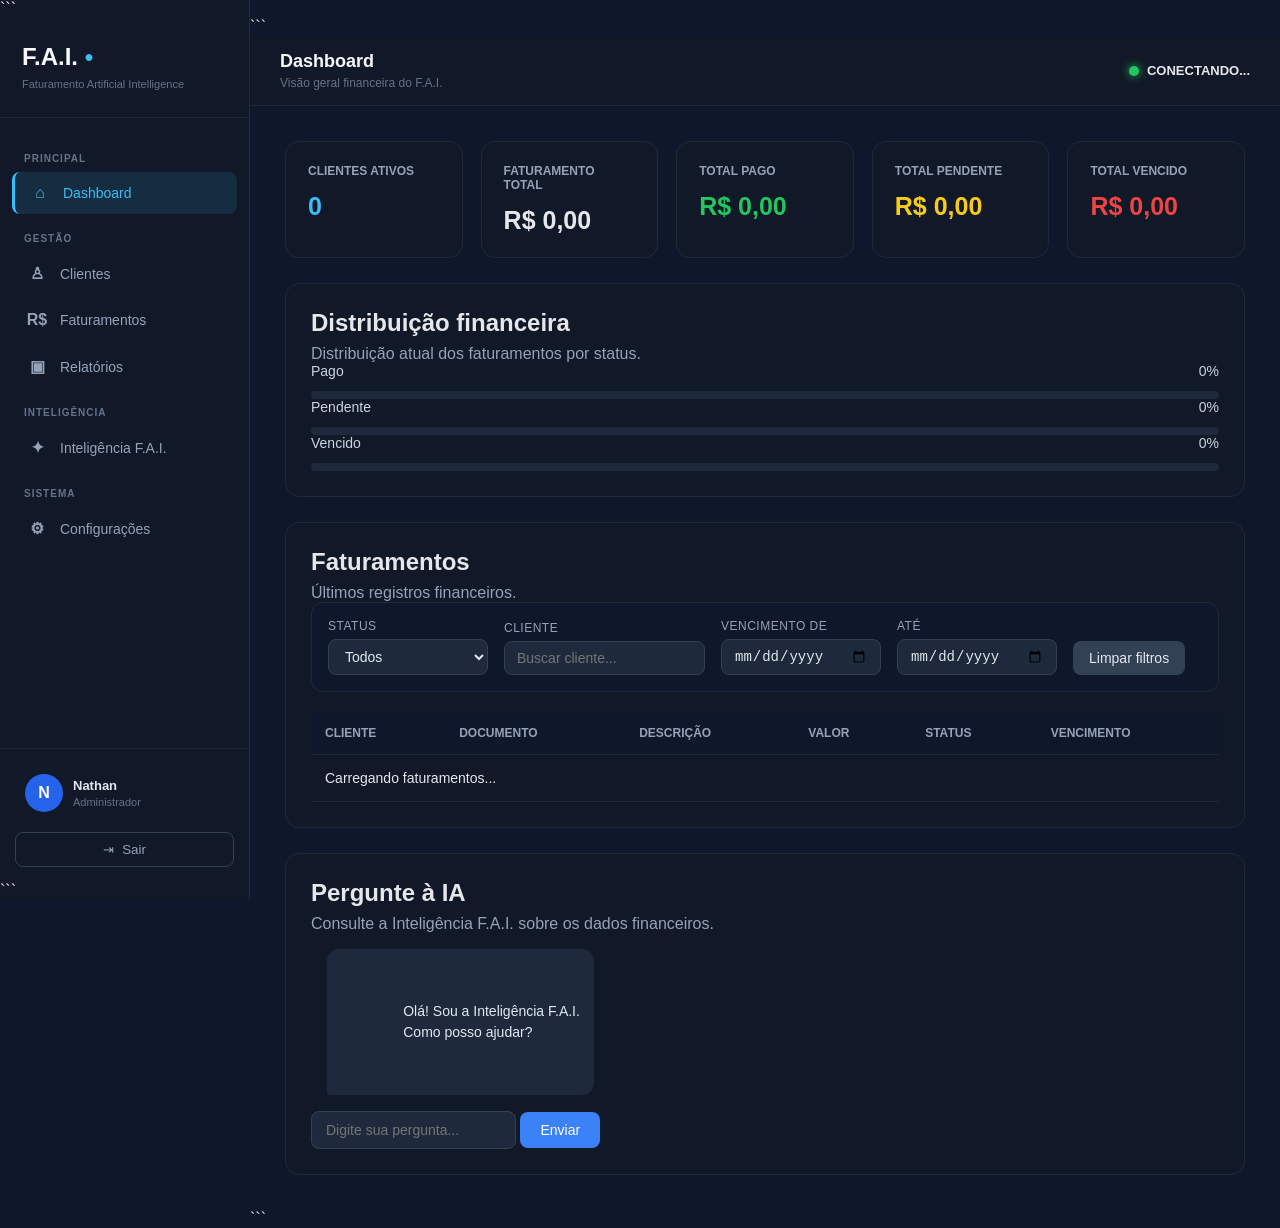
<file: index.html>
<!DOCTYPE html>

<html lang="pt-BR">

<head>

```
<meta charset="UTF-8">

<meta
    name="viewport"
    content="width=device-width, initial-scale=1.0">

<title>F.A.I. Dashboard</title>

<link
    rel="stylesheet"
    href="style.css">
```

</head>

<body>

<!-- =====================================================
     MENU LATERAL
===================================================== -->

<aside class="sidebar">

```
<div class="sidebar-logo">

    <div class="logo">
        F.A.I. <span>•</span>
    </div>

    <div class="logo-subtitle">
        Faturamento Artificial Intelligence
    </div>

</div>


<nav class="menu">

    <div class="menu-section">
        PRINCIPAL
    </div>


    <a
        href="index.html"
        class="menu-item active">

        <span class="menu-icon">
            ⌂
        </span>

        <span>
            Dashboard
        </span>

    </a>


    <div class="menu-section">
        GESTÃO
    </div>


    <a
        href="clientes.html"
        class="menu-item">

        <span class="menu-icon">
            ♙
        </span>

        <span>
            Clientes
        </span>

    </a>


    <a
        href="faturamentos.html"
        class="menu-item">

        <span class="menu-icon">
            R$
        </span>

        <span>
            Faturamentos
        </span>

    </a>


    <a
        href="#"
        class="menu-item">

        <span class="menu-icon">
            ▣
        </span>

        <span>
            Relatórios
        </span>

    </a>


    <div class="menu-section">
        INTELIGÊNCIA
    </div>


    <a
        href="#"
        class="menu-item">

        <span class="menu-icon">
            ✦
        </span>

        <span>
            Inteligência F.A.I.
        </span>

    </a>


    <div class="menu-section">
        SISTEMA
    </div>


    <a
        href="#"
        class="menu-item">

        <span class="menu-icon">
            ⚙
        </span>

        <span>
            Configurações
        </span>

    </a>

</nav>


<div class="sidebar-bottom">

    <div class="user-box">

        <div class="user-avatar">
            N
        </div>


        <div class="user-info">

            <strong>
                Nathan
            </strong>

            <span>
                Administrador
            </span>

        </div>

    </div>


    <button
        class="logout-button"
        id="btn-logout"
        onclick="fazerLogout()">

        <span>
            ⇥
        </span>

        <span>
            Sair
        </span>

    </button>

</div>
```

</aside>

<!-- =====================================================
     APLICAÇÃO
===================================================== -->

<div class="app">

```
<!-- =================================================
     CABEÇALHO
================================================= -->

<header>

    <div>

        <div class="page-title">
            Dashboard
        </div>

        <div class="page-subtitle">
            Visão geral financeira do F.A.I.
        </div>

    </div>


    <div class="status">

        <div class="dot"></div>

        <span id="status">
            CONECTANDO...
        </span>

    </div>

</header>


<main>


    <!-- =============================================
         CARDS PRINCIPAIS
    ============================================== -->

    <section class="cards">


        <div class="card">

            <div class="label">
                CLIENTES ATIVOS
            </div>

            <div
                class="value blue"
                id="clientes">

                0

            </div>

        </div>


        <div class="card">

            <div class="label">
                FATURAMENTO TOTAL
            </div>

            <div
                class="value"
                id="faturamento">

                R$ 0,00

            </div>

        </div>


        <div class="card">

            <div class="label">
                TOTAL PAGO
            </div>

            <div
                class="value green"
                id="pago">

                R$ 0,00

            </div>

        </div>


        <div class="card">

            <div class="label">
                TOTAL PENDENTE
            </div>

            <div
                class="value yellow"
                id="pendente">

                R$ 0,00

            </div>

        </div>


        <div class="card">

            <div class="label">
                TOTAL VENCIDO
            </div>

            <div
                class="value red"
                id="vencido">

                R$ 0,00

            </div>

        </div>


    </section>


    <!-- =============================================
         DISTRIBUIÇÃO FINANCEIRA
    ============================================== -->

    <section class="panel">


        <div class="panel-header">

            <div>

                <h2>
                    Distribuição financeira
                </h2>

                <p class="panel-description">
                    Distribuição atual dos faturamentos por status.
                </p>

            </div>

        </div>


        <!-- PAGO -->

        <div class="finance-row">

            <div class="finance-header">

                <span>
                    Pago
                </span>

                <span id="percentual-pago">
                    0%
                </span>

            </div>


            <div class="progress">

                <div
                    id="barra-pago"
                    class="progress-bar progress-green"
                    style="width: 0%;">
                </div>

            </div>

        </div>


        <!-- PENDENTE -->

        <div class="finance-row">

            <div class="finance-header">

                <span>
                    Pendente
                </span>

                <span id="percentual-pendente">
                    0%
                </span>

            </div>


            <div class="progress">

                <div
                    id="barra-pendente"
                    class="progress-bar progress-yellow"
                    style="width: 0%;">
                </div>

            </div>

        </div>


        <!-- VENCIDO -->

        <div class="finance-row">

            <div class="finance-header">

                <span>
                    Vencido
                </span>

                <span id="percentual-vencido">
                    0%
                </span>

            </div>


            <div class="progress">

                <div
                    id="barra-vencido"
                    class="progress-bar progress-red"
                    style="width: 0%;">
                </div>

            </div>

        </div>


    </section>


    <!-- =============================================
         FATURAMENTOS
    ============================================== -->

    <section class="panel">


        <div class="panel-header">

            <div>

                <h2>
                    Faturamentos
                </h2>

                <p class="panel-description">
                    Últimos registros financeiros.
                </p>

            </div>

        </div>


        <div class="filtros">


            <div class="filtro-item">

                <label>
                    Status
                </label>

                <select id="filtro-status">

                    <option value="todos">
                        Todos
                    </option>

                    <option value="pago">
                        Pago
                    </option>

                    <option value="pendente">
                        Pendente
                    </option>

                    <option value="vencido">
                        Vencido
                    </option>

                </select>

            </div>


            <div class="filtro-item">

                <label>
                    Cliente
                </label>

                <input
                    type="text"
                    id="filtro-cliente"
                    placeholder="Buscar cliente...">

            </div>


            <div class="filtro-item">

                <label>
                    Vencimento de
                </label>

                <input
                    type="date"
                    id="filtro-data-inicio">

            </div>


            <div class="filtro-item">

                <label>
                    até
                </label>

                <input
                    type="date"
                    id="filtro-data-fim">

            </div>


            <button
                id="btn-limpar-filtros">

                Limpar filtros

            </button>


        </div>


        <div class="table-container">


            <table>

                <thead>

                    <tr>

                        <th>
                            Cliente
                        </th>

                        <th>
                            Documento
                        </th>

                        <th>
                            Descrição
                        </th>

                        <th>
                            Valor
                        </th>

                        <th>
                            Status
                        </th>

                        <th>
                            Vencimento
                        </th>

                    </tr>

                </thead>


                <tbody id="tabela-faturamento">

                    <tr>

                        <td colspan="6">
                            Carregando faturamentos...
                        </td>

                    </tr>

                </tbody>

            </table>


        </div>


    </section>


    <!-- =============================================
         INTELIGÊNCIA F.A.I.
    ============================================== -->

    <section class="panel">


        <div class="panel-header">

            <div>

                <h2>
                    Pergunte à IA
                </h2>

                <p class="panel-description">
                    Consulte a Inteligência F.A.I. sobre os dados financeiros.
                </p>

            </div>

        </div>


        <div
            id="chat-mensagens"
            class="chat-mensagens">

            <div class="chat-mensagem chat-ia">

                Olá! Sou a Inteligência F.A.I.
                Como posso ajudar?

            </div>

        </div>


        <div class="chat-input-area">

            <input
                type="text"
                id="chat-input"
                placeholder="Digite sua pergunta...">


            <button
                id="chat-enviar">

                Enviar

            </button>

        </div>


    </section>


</main>
```

</div>

<!-- =====================================================
     LOGOUT
===================================================== -->

<script>

function fazerLogout() {

    localStorage.removeItem(
        "fai_token"
    );

    window.location.href =
        "login.html";

}

</script>

<script src="app.js"></script>

</body>

</html>
</file>
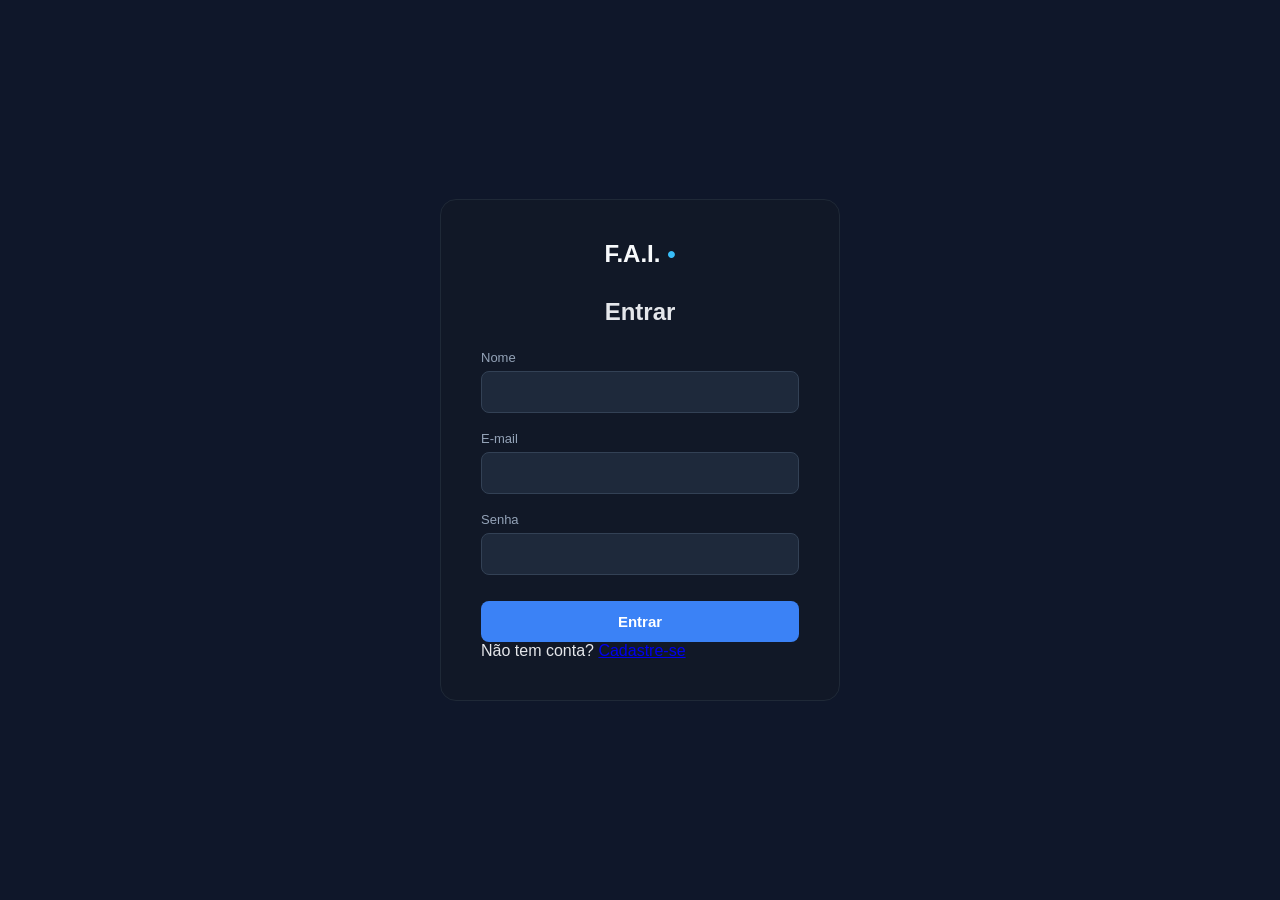
<file: clientes.html>
```html
<!DOCTYPE html>

<html lang="pt-BR">

<head>

    <meta charset="UTF-8">

    <meta
        name="viewport"
        content="width=device-width, initial-scale=1.0">

    <title>F.A.I. - Clientes</title>

    <link
        rel="stylesheet"
        href="style.css">

</head>


<body>


<!-- =====================================================
     MENU LATERAL
===================================================== -->

<aside class="sidebar">


    <div class="sidebar-logo">

        <div class="logo">
            F.A.I. <span>•</span>
        </div>

        <div class="logo-subtitle">
            Faturamento Artificial Intelligence
        </div>

    </div>


    <nav class="menu">


        <div class="menu-section">
            PRINCIPAL
        </div>


        <a
            href="index.html"
            class="menu-item">

            <span class="menu-icon">
                ⌂
            </span>

            <span>
                Dashboard
            </span>

        </a>


        <div class="menu-section">
            GESTÃO
        </div>


        <a
            href="clientes.html"
            class="menu-item active">

            <span class="menu-icon">
                ♙
            </span>

            <span>
                Clientes
            </span>

        </a>


        <a
    href="faturamentos.html"
    class="menu-item">

    <span class="menu-icon">
        R$
    </span>

    <span>
        Faturamentos
    </span>

</a>


        <a
            href="#"
            class="menu-item">

            <span class="menu-icon">
                ▣
            </span>

            <span>
                Relatórios
            </span>

        </a>


        <div class="menu-section">
            INTELIGÊNCIA
        </div>


        <a
            href="#"
            class="menu-item">

            <span class="menu-icon">
                ✦
            </span>

            <span>
                Inteligência F.A.I.
            </span>

        </a>


        <div class="menu-section">
            SISTEMA
        </div>


        <a
            href="#"
            class="menu-item">

            <span class="menu-icon">
                ⚙
            </span>

            <span>
                Configurações
            </span>

        </a>


    </nav>


    <!-- USUÁRIO -->

    <div class="sidebar-bottom">


        <div class="user-box">

            <div class="user-avatar">
                N
            </div>


            <div class="user-info">

                <strong>
                    Nathan
                </strong>

                <span>
                    Administrador
                </span>

            </div>

        </div>


        <button
            class="logout-button"
            onclick="fazerLogout()">

            <span>
                ⇥
            </span>

            <span>
                Sair
            </span>

        </button>


    </div>


</aside>


<!-- =====================================================
     ÁREA PRINCIPAL
===================================================== -->

<div class="app">


    <!-- HEADER -->

    <header>


        <div>

            <div class="page-title">
                Clientes
            </div>

            <div class="page-subtitle">
                Gestão e consulta de clientes
            </div>

        </div>


        <div class="status">

            <div class="dot"></div>

            <span id="status">
                CONECTANDO...
            </span>

        </div>


    </header>


    <!-- =================================================
         CONTEÚDO
    ================================================== -->

    <main>


        <section class="panel">


            <div class="panel-header">

                <div>

                    <h2>
                        Clientes
                    </h2>

                    <p class="panel-description">
                        Clientes cadastrados no sistema.
                    </p>

                </div>


                <div>

                    <strong id="total-clientes">
                        0
                    </strong>

                    <span>
                        clientes
                    </span>

                </div>

            </div>


            <!-- BUSCA -->

            <div class="filtros">


                <div class="filtro-item">

                    <label for="busca-cliente">
                        Cliente
                    </label>


                    <input
                        type="text"
                        id="busca-cliente"
                        placeholder="Buscar cliente...">

                </div>


                <div class="filtro-item">

                    <label for="filtro-ativo">
                        Status
                    </label>


                    <select id="filtro-ativo">

                        <option value="todos">
                            Todos
                        </option>

                        <option value="ativo">
                            Ativos
                        </option>

                        <option value="inativo">
                            Inativos
                        </option>

                    </select>

                </div>


                <button
                    id="btn-limpar-clientes">

                    Limpar filtros

                </button>


            </div>


            <!-- TABELA -->

            <div class="table-container">


                <table>


                    <thead>

                        <tr>

                            <th>
                                ID
                            </th>

                            <th>
                                Cliente
                            </th>

                            <th>
                                CPF / CNPJ
                            </th>

                            <th>
                                E-mail
                            </th>

                            <th>
                                Telefone
                            </th>

                            <th>
                                Cadastro
                            </th>

                            <th>
                                Status
                            </th>

                        </tr>

                    </thead>


                    <tbody id="tabela-clientes">

                        <tr>

                            <td colspan="7">
                                Carregando clientes...
                            </td>

                        </tr>

                    </tbody>


                </table>


            </div>


        </section>


    </main>


</div>


<!-- =====================================================
     JAVASCRIPT
===================================================== -->

<script>

const token =
    localStorage.getItem("fai_token");


if (!token) {

    window.location.href =
        "login.html";

}


let listaClientes = [];


async function carregarClientes() {

    try {


        const resposta =
            await fetch(
                "http://127.0.0.1:8000/clientes",
                {
                    headers: {
                        "Authorization":
                            "Bearer " + token
                    }
                }
            );


        if (resposta.status === 401) {

            localStorage.removeItem(
                "fai_token"
            );

            window.location.href =
                "login.html";

            return;

        }


        if (!resposta.ok) {

            throw new Error(
                "Erro ao consultar clientes"
            );

        }


        const dados =
            await resposta.json();


        listaClientes = dados;


        document.getElementById(
            "total-clientes"
        ).textContent = dados.length;


        renderizarClientes(dados);


        document.getElementById(
            "status"
        ).textContent = "ONLINE";


    }
    catch (erro) {

        console.error(
            "Erro:",
            erro
        );


        document.getElementById(
            "status"
        ).textContent = "OFFLINE";


        document.getElementById(
            "tabela-clientes"
        ).innerHTML =
            `
            <tr>
                <td colspan="7">
                    Erro ao carregar clientes.
                </td>
            </tr>
            `;

    }

}


function renderizarClientes(lista) {


    const tabela =
        document.getElementById(
            "tabela-clientes"
        );


    tabela.innerHTML = "";


    if (lista.length === 0) {

        tabela.innerHTML =
            `
            <tr>
                <td colspan="7">
                    Nenhum cliente encontrado.
                </td>
            </tr>
            `;

        return;

    }


    lista.forEach(
        function(cliente) {


            const linha =
                document.createElement("tr");


            const statusClasse =
                cliente.ativo
                    ? "status-pago"
                    : "status-vencido";


            const statusTexto =
                cliente.ativo
                    ? "ATIVO"
                    : "INATIVO";


            linha.innerHTML =
                `
                <td>
                    ${cliente.id}
                </td>

                <td>
                    ${cliente.nome}
                </td>

                <td>
                    ${cliente.cpf_cnpj || "-"}
                </td>

                <td>
                    ${cliente.email || "-"}
                </td>

                <td>
                    ${cliente.telefone || "-"}
                </td>

                <td>
                    ${cliente.data_cadastro}
                </td>

                <td>

                    <span
                        class="status-badge ${statusClasse}">

                        ${statusTexto}

                    </span>

                </td>
                `;


            tabela.appendChild(
                linha
            );


        }
    );

}


function aplicarFiltrosClientes() {


    const busca =
        document.getElementById(
            "busca-cliente"
        )
        .value
        .toLowerCase()
        .trim();


    const status =
        document.getElementById(
            "filtro-ativo"
        ).value;


    const filtrados =
        listaClientes.filter(
            function(cliente) {


                const nomeOk =
                    busca === "" ||
                    cliente.nome
                        .toLowerCase()
                        .includes(busca);


                const statusOk =
                    status === "todos" ||
                    (
                        status === "ativo" &&
                        cliente.ativo
                    ) ||
                    (
                        status === "inativo" &&
                        !cliente.ativo
                    );


                return nomeOk &&
                       statusOk;

            }
        );


    renderizarClientes(
        filtrados
    );

}


document.getElementById(
    "busca-cliente"
)
.addEventListener(
    "input",
    aplicarFiltrosClientes
);


document.getElementById(
    "filtro-ativo"
)
.addEventListener(
    "change",
    aplicarFiltrosClientes
);


document.getElementById(
    "btn-limpar-clientes"
)
.addEventListener(
    "click",
    function() {


        document.getElementById(
            "busca-cliente"
        ).value = "";


        document.getElementById(
            "filtro-ativo"
        ).value = "todos";


        renderizarClientes(
            listaClientes
        );

    }
);


function fazerLogout() {

    localStorage.removeItem(
        "fai_token"
    );


    window.location.href =
        "login.html";

}


carregarClientes();

</script>


</body>

</html>
```
</file>
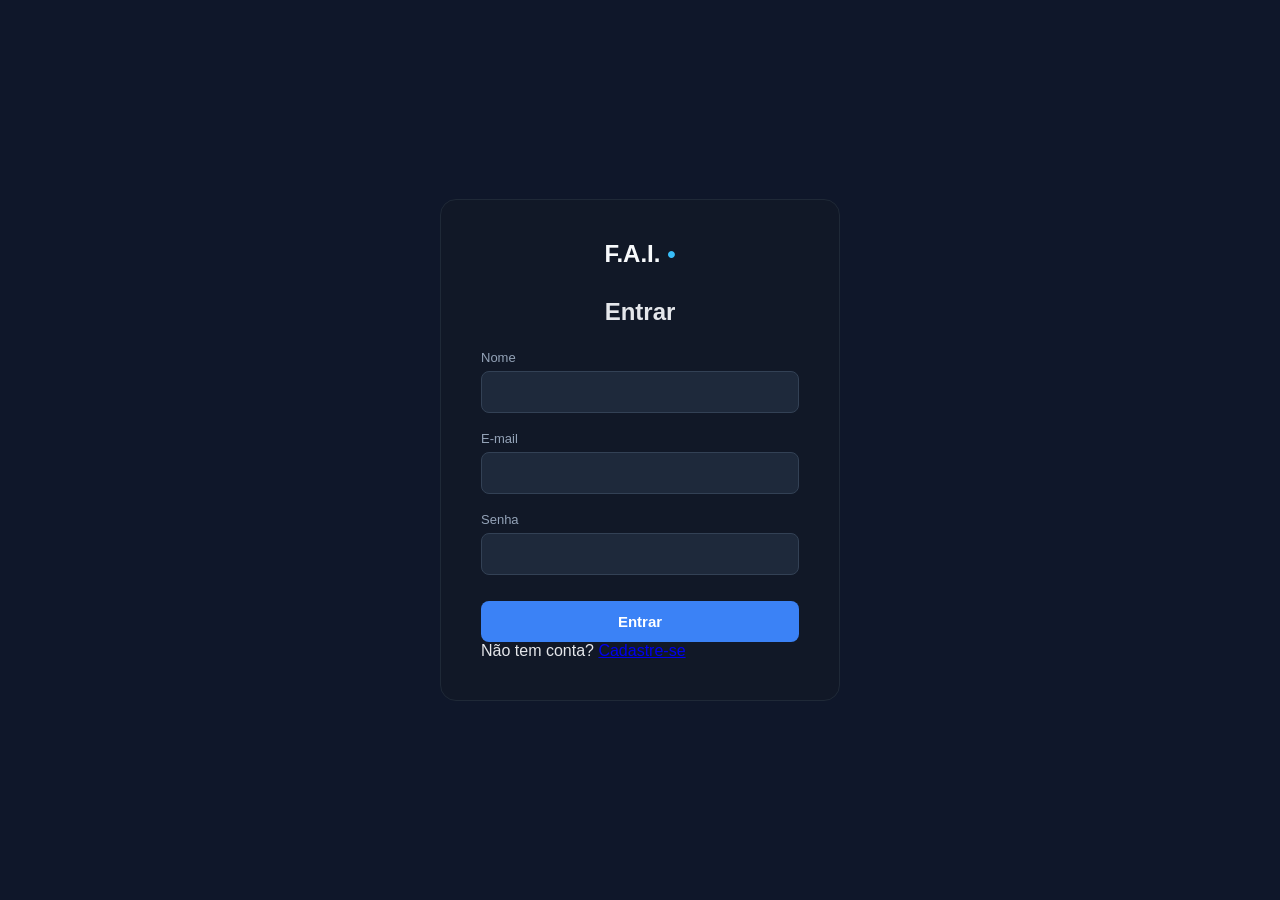
<file: faturamentos.html>
```html
<!DOCTYPE html>

<html lang="pt-BR">

<head>

    <meta charset="UTF-8">

    <meta
        name="viewport"
        content="width=device-width, initial-scale=1.0">

    <title>F.A.I. - Faturamentos</title>

    <link
        rel="stylesheet"
        href="style.css">

</head>


<body>


<aside class="sidebar">


    <div class="sidebar-logo">

        <div class="logo">
            F.A.I. <span>•</span>
        </div>

        <div class="logo-subtitle">
            Faturamento Artificial Intelligence
        </div>

    </div>


    <nav class="menu">


        <div class="menu-section">
            PRINCIPAL
        </div>


        <a
            href="index.html"
            class="menu-item">

            <span class="menu-icon">
                ⌂
            </span>

            <span>
                Dashboard
            </span>

        </a>


        <div class="menu-section">
            GESTÃO
        </div>


        <a
            href="clientes.html"
            class="menu-item">

            <span class="menu-icon">
                ♙
            </span>

            <span>
                Clientes
            </span>

        </a>


        <a
            href="faturamentos.html"
            class="menu-item active">

            <span class="menu-icon">
                R$
            </span>

            <span>
                Faturamentos
            </span>

        </a>


        <a
            href="#"
            class="menu-item">

            <span class="menu-icon">
                ▣
            </span>

            <span>
                Relatórios
            </span>

        </a>


        <div class="menu-section">
            INTELIGÊNCIA
        </div>


        <a
            href="#"
            class="menu-item">

            <span class="menu-icon">
                ✦
            </span>

            <span>
                Inteligência F.A.I.
            </span>

        </a>


        <div class="menu-section">
            SISTEMA
        </div>


        <a
            href="#"
            class="menu-item">

            <span class="menu-icon">
                ⚙
            </span>

            <span>
                Configurações
            </span>

        </a>


    </nav>


    <div class="sidebar-bottom">


        <div class="user-box">

            <div class="user-avatar">
                N
            </div>


            <div class="user-info">

                <strong>
                    Nathan
                </strong>

                <span>
                    Administrador
                </span>

            </div>

        </div>


        <button
            class="logout-button"
            onclick="fazerLogout()">

            <span>
                ⇥
            </span>

            <span>
                Sair
            </span>

        </button>


    </div>


</aside>


<div class="app">


    <header>


        <div>

            <div class="page-title">
                Faturamentos
            </div>

            <div class="page-subtitle">
                Gestão financeira dos faturamentos
            </div>

        </div>


        <div class="status">

            <div class="dot"></div>

            <span id="status">
                CONECTANDO...
            </span>

        </div>


    </header>


    <main>


        <!-- =================================================
             RESUMO
        ================================================== -->

        <section class="cards">


            <div class="card">

                <div class="label">
                    TOTAL
                </div>

                <div
                    class="value blue"
                    id="total-registros">

                    0

                </div>

            </div>


            <div class="card">

                <div class="label">
                    VALOR TOTAL
                </div>

                <div
                    class="value"
                    id="valor-total">

                    R$ 0,00

                </div>

            </div>


            <div class="card">

                <div class="label">
                    PAGOS
                </div>

                <div
                    class="value green"
                    id="valor-pago">

                    R$ 0,00

                </div>

            </div>


            <div class="card">

                <div class="label">
                    PENDENTES
                </div>

                <div
                    class="value yellow"
                    id="valor-pendente">

                    R$ 0,00

                </div>

            </div>


            <div class="card">

                <div class="label">
                    VENCIDOS
                </div>

                <div
                    class="value red"
                    id="valor-vencido">

                    R$ 0,00

                </div>

            </div>


        </section>


        <!-- =================================================
             TABELA
        ================================================== -->

        <section class="panel">


            <div class="panel-header">

                <div>

                    <h2>
                        Faturamentos
                    </h2>

                    <p class="panel-description">
                        Registros financeiros do sistema.
                    </p>

                </div>

            </div>


            <!-- FILTROS -->

            <div class="filtros">


                <div class="filtro-item">

                    <label>
                        Status
                    </label>

                    <select id="filtro-status">

                        <option value="todos">
                            Todos
                        </option>

                        <option value="PAGO">
                            Pago
                        </option>

                        <option value="PENDENTE">
                            Pendente
                        </option>

                        <option value="VENCIDO">
                            Vencido
                        </option>

                    </select>

                </div>


                <div class="filtro-item">

                    <label>
                        Cliente
                    </label>

                    <input
                        type="text"
                        id="filtro-cliente"
                        placeholder="Buscar cliente...">

                </div>


                <div class="filtro-item">

                    <label>
                        Vencimento de
                    </label>

                    <input
                        type="date"
                        id="filtro-data-inicio">

                </div>


                <div class="filtro-item">

                    <label>
                        até
                    </label>

                    <input
                        type="date"
                        id="filtro-data-fim">

                </div>


                <button
                    id="btn-limpar-filtros">

                    Limpar filtros

                </button>


            </div>


            <div class="table-container">


                <table>


                    <thead>

                        <tr>

                            <th>
                                ID
                            </th>

                            <th>
                                Cliente
                            </th>

                            <th>
                                Documento
                            </th>

                            <th>
                                Descrição
                            </th>

                            <th>
                                Valor
                            </th>

                            <th>
                                Status
                            </th>

                            <th>
                                Faturamento
                            </th>

                            <th>
                                Vencimento
                            </th>

                        </tr>

                    </thead>


                    <tbody id="tabela-faturamentos">

                        <tr>

                            <td colspan="8">
                                Carregando faturamentos...
                            </td>

                        </tr>

                    </tbody>


                </table>


            </div>


        </section>


    </main>


</div>


<script>

const token =
    localStorage.getItem("fai_token");


if (!token) {

    window.location.href =
        "login.html";

}


let listaFaturamentos = [];


function formatarMoeda(valor) {

    return valor.toLocaleString(
        "pt-BR",
        {
            minimumFractionDigits: 2,
            maximumFractionDigits: 2
        }
    );

}


async function carregarFaturamentos() {

    try {


        const resposta =
            await fetch(
                "http://127.0.0.1:8000/faturamento",
                {
                    headers: {
                        "Authorization":
                            "Bearer " + token
                    }
                }
            );


        if (resposta.status === 401) {

            localStorage.removeItem(
                "fai_token"
            );

            window.location.href =
                "login.html";

            return;

        }


        if (!resposta.ok) {

            throw new Error(
                "Erro ao consultar faturamentos"
            );

        }


        const dados =
            await resposta.json();


        listaFaturamentos =
            dados;


        atualizarResumo(
            dados
        );


        renderizarFaturamentos(
            dados
        );


        document.getElementById(
            "status"
        ).textContent = "ONLINE";


    }
    catch (erro) {

        console.error(
            "Erro:",
            erro
        );


        document.getElementById(
            "status"
        ).textContent = "OFFLINE";

    }

}


function atualizarResumo(lista) {


    let total = 0;

    let pago = 0;

    let pendente = 0;

    let vencido = 0;


    lista.forEach(
        function(item) {

            total += item.valor;


            if (item.status === "PAGO") {

                pago += item.valor;

            }


            if (item.status === "PENDENTE") {

                pendente += item.valor;

            }


            if (item.status === "VENCIDO") {

                vencido += item.valor;

            }

        }
    );


    document.getElementById(
        "total-registros"
    ).textContent = lista.length;


    document.getElementById(
        "valor-total"
    ).textContent =
        "R$ " + formatarMoeda(total);


    document.getElementById(
        "valor-pago"
    ).textContent =
        "R$ " + formatarMoeda(pago);


    document.getElementById(
        "valor-pendente"
    ).textContent =
        "R$ " + formatarMoeda(pendente);


    document.getElementById(
        "valor-vencido"
    ).textContent =
        "R$ " + formatarMoeda(vencido);

}


function renderizarFaturamentos(lista) {


    const tabela =
        document.getElementById(
            "tabela-faturamentos"
        );


    tabela.innerHTML = "";


    if (lista.length === 0) {

        tabela.innerHTML =
            `
            <tr>

                <td colspan="8">
                    Nenhum faturamento encontrado.
                </td>

            </tr>
            `;

        return;

    }


    lista.forEach(
        function(item) {


            const linha =
                document.createElement("tr");


            const status =
                item.status.toLowerCase();


            linha.innerHTML =
                `
                <td>
                    ${item.id}
                </td>

                <td>
                    ${item.cliente}
                </td>

                <td>
                    ${item.documento}
                </td>

                <td>
                    ${item.descricao}
                </td>

                <td>
                    R$ ${formatarMoeda(item.valor)}
                </td>

                <td>

                    <span
                        class="status-badge status-${status}">

                        ${item.status}

                    </span>

                </td>

                <td>
                    ${item.data_faturamento}
                </td>

                <td>
                    ${item.data_vencimento}
                </td>

                `;


            tabela.appendChild(
                linha
            );


        }
    );

}


function aplicarFiltros() {


    const status =
        document.getElementById(
            "filtro-status"
        ).value;


    const cliente =
        document.getElementById(
            "filtro-cliente"
        )
        .value
        .toLowerCase()
        .trim();


    const inicio =
        document.getElementById(
            "filtro-data-inicio"
        ).value;


    const fim =
        document.getElementById(
            "filtro-data-fim"
        ).value;


    const filtrados =
        listaFaturamentos.filter(
            function(item) {


                const statusOk =
                    status === "todos" ||
                    item.status === status;


                const clienteOk =
                    cliente === "" ||
                    item.cliente
                        .toLowerCase()
                        .includes(cliente);


                const inicioOk =
                    inicio === "" ||
                    item.data_vencimento >= inicio;


                const fimOk =
                    fim === "" ||
                    item.data_vencimento <= fim;


                return (
                    statusOk &&
                    clienteOk &&
                    inicioOk &&
                    fimOk
                );

            }
        );


    renderizarFaturamentos(
        filtrados
    );

}


document.getElementById(
    "filtro-status"
)
.addEventListener(
    "change",
    aplicarFiltros
);


document.getElementById(
    "filtro-cliente"
)
.addEventListener(
    "input",
    aplicarFiltros
);


document.getElementById(
    "filtro-data-inicio"
)
.addEventListener(
    "change",
    aplicarFiltros
);


document.getElementById(
    "filtro-data-fim"
)
.addEventListener(
    "change",
    aplicarFiltros
);


document.getElementById(
    "btn-limpar-filtros"
)
.addEventListener(
    "click",
    function() {


        document.getElementById(
            "filtro-status"
        ).value = "todos";


        document.getElementById(
            "filtro-cliente"
        ).value = "";


        document.getElementById(
            "filtro-data-inicio"
        ).value = "";


        document.getElementById(
            "filtro-data-fim"
        ).value = "";


        renderizarFaturamentos(
            listaFaturamentos
        );

    }
);


function fazerLogout() {

    localStorage.removeItem(
        "fai_token"
    );


    window.location.href =
        "login.html";

}


carregarFaturamentos();

</script>


</body>

</html>
```
</file>
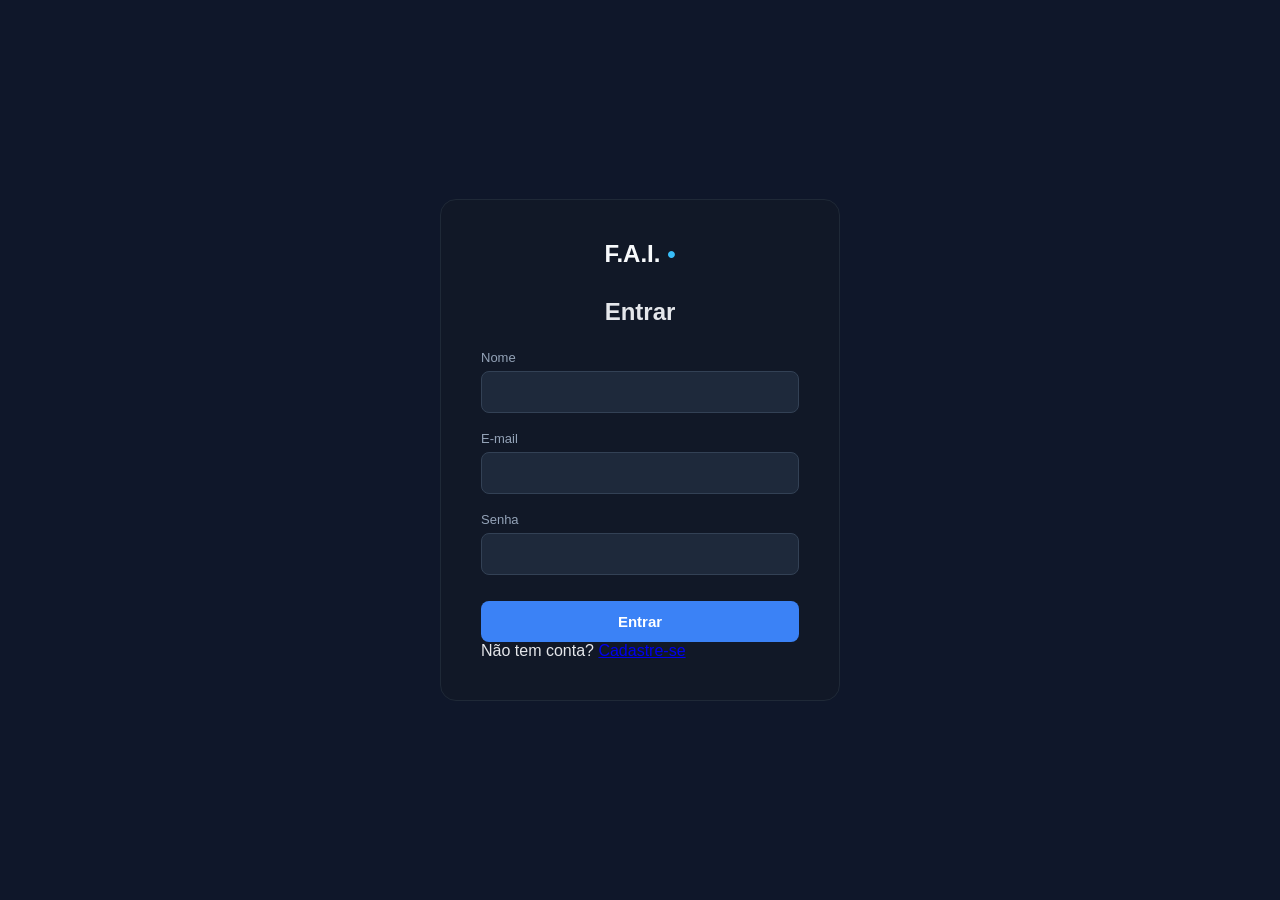
<file: login.html>
<!DOCTYPE html>
<html lang="pt-BR">

<head>

<meta charset="UTF-8">
<meta name="viewport" content="width=device-width, initial-scale=1.0">

<title>F.A.I. - Login</title>

<link rel="stylesheet" href="style.css">

</head>

<body>

<div class="login-container">

    <div class="login-box">

        <div class="logo" style="margin-bottom: 30px; text-align: center;">
            F.A.I. <span>•</span>
        </div>

        <h2 id="titulo-formulario">Entrar</h2>

        <div class="login-erro" id="login-erro"></div>

        <form id="form-login">

    <div class="login-campo login-campo-extra" id="campo-nome">
        <label for="login-nome">Nome</label>
        <input type="text" id="login-nome" autocomplete="name">
    </div>

    <div class="login-campo">
        <label for="login-email">E-mail</label>
        <input type="email" id="login-email" required autocomplete="email">
    </div>

            <div class="login-campo">
                <label for="login-senha">Senha</label>
                <input type="password" id="login-senha" required autocomplete="current-password">
            </div>

            <button type="submit" id="btn-login">Entrar</button>

        </form>

        <p class="login-alternar">
            Não tem conta?
            <a href="#" id="link-alternar">Cadastre-se</a>
        </p>

    </div>

</div>

<script src="auth.js"></script>

</body>

</html>
</file>
<file: style.css>
* {
  box-sizing: border-box;
  margin: 0;
  padding: 0;
  }

body {
font-family: Arial, sans-serif;
background: #0f172a;
color: #e5e7eb;
min-height: 100vh;
}

/* =====================================================
SIDEBAR
===================================================== */

.sidebar {
position: fixed;
left: 0;
top: 0;
width: 250px;
height: 100vh;
background: #111827;
border-right: 1px solid #1f2937;
display: flex;
flex-direction: column;
z-index: 1000;
}

.sidebar-logo {
padding: 25px 22px;
border-bottom: 1px solid #1f2937;
}

.logo {
font-size: 24px;
font-weight: bold;
color: #f8fafc;
}

.logo span {
color: #38bdf8;
}

.logo-subtitle {
margin-top: 6px;
color: #64748b;
font-size: 11px;
line-height: 1.4;
}

/* =====================================================
MENU
===================================================== */

.menu {
flex: 1;
padding: 20px 12px;
overflow-y: auto;
}

.menu-section {
color: #64748b;
font-size: 10px;
font-weight: bold;
letter-spacing: 1px;
padding: 15px 12px 8px;
}

.menu-item {
display: flex;
align-items: center;
gap: 12px;
text-decoration: none;
color: #94a3b8;
padding: 12px 14px;
margin-bottom: 4px;
border-radius: 8px;
font-size: 14px;
transition: all 0.2s ease;
}

.menu-item:hover {
background: #1e293b;
color: #e2e8f0;
}

.menu-item.active {
background: rgba(56, 189, 248, 0.12);
color: #38bdf8;
border-left: 3px solid #38bdf8;
}

.menu-icon {
width: 22px;
text-align: center;
font-size: 16px;
font-weight: bold;
}

/* =====================================================
USUÁRIO / LOGOUT
===================================================== */

.sidebar-bottom {
padding: 15px;
border-top: 1px solid #1f2937;
}

.user-box {
display: flex;
align-items: center;
gap: 10px;
padding: 10px;
margin-bottom: 10px;
}

.user-avatar {
width: 38px;
height: 38px;
border-radius: 50%;
background: #2563eb;
display: flex;
align-items: center;
justify-content: center;
font-weight: bold;
color: white;
}

.user-info {
display: flex;
flex-direction: column;
gap: 3px;
min-width: 0;
}

.user-info strong {
font-size: 13px;
color: #e2e8f0;
}

.user-info span {
font-size: 11px;
color: #64748b;
}

.logout-button {
width: 100%;
display: flex;
align-items: center;
justify-content: center;
gap: 8px;
background: transparent;
border: 1px solid #334155;
color: #94a3b8;
border-radius: 8px;
padding: 9px;
cursor: pointer;
transition: 0.2s;
}

.logout-button:hover {
background: #1e293b;
color: #ef4444;
border-color: #475569;
}

/* =====================================================
ÁREA PRINCIPAL
===================================================== */

.app {
margin-left: 250px;
min-height: 100vh;
}

header {
height: 70px;
background: #111827;
display: flex;
align-items: center;
justify-content: space-between;
padding: 0 30px;
border-bottom: 1px solid #1f2937;
}

.page-title {
font-size: 18px;
font-weight: bold;
color: #f8fafc;
}

.page-subtitle {
margin-top: 4px;
font-size: 12px;
color: #64748b;
}

.status {
display: flex;
align-items: center;
gap: 8px;
font-size: 13px;
font-weight: bold;
}

.dot {
width: 10px;
height: 10px;
background: #22c55e;
border-radius: 50%;
box-shadow: 0 0 10px #22c55e;
}

/* =====================================================
CONTEÚDO
===================================================== */

main {
max-width: 1500px;
margin: auto;
padding: 35px;
}

h1 {
font-size: 30px;
margin-bottom: 6px;
}

.subtitle {
color: #94a3b8;
margin-bottom: 30px;
}

/* =====================================================
CARDS
===================================================== */

.cards {
display: grid;
grid-template-columns: repeat(5, 1fr);
gap: 18px;
}

.card {
background: #111827;
border: 1px solid #1f2937;
border-radius: 14px;
padding: 22px;
transition: 0.2s;
}

.card:hover {
transform: translateY(-3px);
border-color: #334155;
}

.label {
color: #94a3b8;
font-size: 12px;
font-weight: bold;
margin-bottom: 14px;
}

.value {
font-size: 25px;
font-weight: bold;
}

.blue {
color: #38bdf8;
}

.green {
color: #22c55e;
}

.red {
color: #ef4444;
}

.yellow {
color: #facc15;
}

/* =====================================================
PAINÉIS
===================================================== */

.panel {
margin-top: 25px;
background: #111827;
border: 1px solid #1f2937;
border-radius: 14px;
padding: 25px;
}

.panel h2 {
margin-bottom: 8px;
}

.panel p {
color: #94a3b8;
}

.panel-description {
color: #94a3b8;
margin-top: 5px;
}

.panel-header {
display: flex;
justify-content: space-between;
align-items: center;
}

/* =====================================================
TABELA
===================================================== */

.table-container {
margin-top: 20px;
overflow-x: auto;
}

table {
width: 100%;
border-collapse: collapse;
min-width: 800px;
}

thead {
background: #0f172a;
}

th {
text-align: left;
padding: 14px;
color: #94a3b8;
font-size: 12px;
text-transform: uppercase;
border-bottom: 1px solid #1f2937;
}

td {
padding: 15px 14px;
border-bottom: 1px solid #1f2937;
font-size: 14px;
}

tbody tr {
transition: 0.2s;
}

tbody tr:hover {
background: #172033;
}

/* =====================================================
STATUS
===================================================== */

.status-badge {
display: inline-block;
padding: 5px 10px;
border-radius: 20px;
font-size: 11px;
font-weight: bold;
}

.status-pago {
color: #22c55e;
background: rgba(34, 197, 94, 0.12);
}

.status-pendente {
color: #facc15;
background: rgba(250, 204, 21, 0.12);
}

.status-vencido {
color: #ef4444;
background: rgba(239, 68, 68, 0.12);
}

/* =====================================================
DISTRIBUIÇÃO FINANCEIRA
===================================================== */

.finance-grid {
display: grid;
grid-template-columns: repeat(3, 1fr);
gap: 20px;
margin-top: 20px;
}

.finance-item {
background: #0f172a;
border: 1px solid #1f2937;
border-radius: 12px;
padding: 18px;
}

.finance-header {
display: flex;
justify-content: space-between;
align-items: center;
margin-bottom: 12px;
}

.finance-header span {
color: #cbd5e1;
font-size: 14px;
}

.finance-header strong {
font-size: 14px;
}

.progress {
width: 100%;
height: 8px;
background: #1e293b;
border-radius: 10px;
overflow: hidden;
}

.progress-bar {
height: 100%;
width: 0%;
border-radius: 10px;
transition: width 0.5s ease;
}

.progress-pago {
background: #22c55e;
}

.progress-pendente {
background: #facc15;
}

.progress-vencido {
background: #ef4444;
}

/* =====================================================
FILTROS
===================================================== */

.filtros {
display: flex;
flex-wrap: wrap;
gap: 16px;
align-items: flex-end;
margin-bottom: 20px;
padding: 16px;
background: #0f172a;
border: 1px solid #1f2937;
border-radius: 12px;
}

.filtro-item {
display: flex;
flex-direction: column;
gap: 6px;
}

.filtro-item label {
font-size: 12px;
color: #94a3b8;
text-transform: uppercase;
letter-spacing: 0.5px;
}

.filtro-item select,
.filtro-item input {
background: #1e293b;
border: 1px solid #334155;
border-radius: 8px;
padding: 8px 12px;
color: #e2e8f0;
font-size: 14px;
min-width: 160px;
}

.filtro-item select:focus,
.filtro-item input:focus {
outline: none;
border-color: #3b82f6;
}

#btn-limpar-filtros {
background: #334155;
color: #e2e8f0;
border: none;
border-radius: 8px;
padding: 9px 16px;
font-size: 14px;
cursor: pointer;
height: fit-content;
transition: background 0.2s ease;
}

#btn-limpar-filtros:hover {
background: #475569;
}

/* =====================================================
INTELIGÊNCIA ARTIFICIAL
===================================================== */

.ai-panel {
border-color: #26364f;
}

.ai-header {
display: flex;
align-items: center;
justify-content: space-between;
gap: 20px;
}

.ai-title {
display: flex;
align-items: center;
gap: 12px;
}

.ai-icon {
width: 42px;
height: 42px;
border-radius: 10px;
background: rgba(56, 189, 248, 0.12);
color: #38bdf8;
display: flex;
align-items: center;
justify-content: center;
font-size: 20px;
}

.ai-status {
color: #22c55e;
background: rgba(34, 197, 94, 0.1);
border: 1px solid rgba(34, 197, 94, 0.2);
padding: 6px 10px;
border-radius: 20px;
font-size: 10px;
font-weight: bold;
}

.ai-description {
margin-top: 15px;
margin-bottom: 15px;
color: #94a3b8;
font-size: 13px;
}

/* =====================================================
CHAT
===================================================== */

.chat-container {
display: flex;
flex-direction: column;
background: #0f172a;
border: 1px solid #1f2937;
border-radius: 12px;
overflow: hidden;
}

.chat-mensagens {
display: flex;
flex-direction: column;
gap: 12px;
padding: 16px;
max-height: 320px;
overflow-y: auto;
}

.chat-mensagem {
max-width: 75%;
padding: 10px 14px;
border-radius: 12px;
font-size: 14px;
line-height: 1.5;
white-space: pre-wrap;
}

.chat-ia {
align-self: flex-start;
background: #1e293b;
color: #e2e8f0;
border-bottom-left-radius: 2px;
}

.chat-usuario {
align-self: flex-end;
background: #3b82f6;
color: #ffffff;
border-bottom-right-radius: 2px;
}

.chat-carregando {
align-self: flex-start;
background: #1e293b;
color: #94a3b8;
font-style: italic;
}

.chat-entrada {
display: flex;
gap: 10px;
padding: 14px;
border-top: 1px solid #1f2937;
}

#chat-input {
flex: 1;
background: #1e293b;
border: 1px solid #334155;
border-radius: 8px;
padding: 10px 14px;
color: #e2e8f0;
font-size: 14px;
}

#chat-input:focus {
outline: none;
border-color: #3b82f6;
}

#chat-enviar {
background: #3b82f6;
color: #ffffff;
border: none;
border-radius: 8px;
padding: 10px 20px;
font-size: 14px;
cursor: pointer;
transition: background 0.2s ease;
}

#chat-enviar:hover {
background: #2563eb;
}

#chat-enviar:disabled {
background: #475569;
cursor: not-allowed;
}

/* =====================================================
LOGIN
===================================================== */

.login-container {
min-height: 100vh;
display: flex;
align-items: center;
justify-content: center;
padding: 20px;
}

.login-box {
background: #111827;
border: 1px solid #1f2937;
border-radius: 16px;
padding: 40px;
width: 100%;
max-width: 400px;
}

.login-box h2 {
margin-bottom: 24px;
text-align: center;
color: #e5e7eb;
}

.login-campo {
margin-bottom: 18px;
display: flex;
flex-direction: column;
gap: 6px;
}

.login-campo label {
font-size: 13px;
color: #94a3b8;
}

.login-campo input {
background: #1e293b;
border: 1px solid #334155;
border-radius: 8px;
padding: 12px 14px;
color: #e2e8f0;
font-size: 14px;
}

.login-campo input:focus {
outline: none;
border-color: #3b82f6;
}

#btn-login {
width: 100%;
background: #3b82f6;
color: #ffffff;
border: none;
border-radius: 8px;
padding: 12px;
font-size: 15px;
font-weight: bold;
cursor: pointer;
margin-top: 8px;
transition: background 0.2s ease;
}

#btn-login:hover {
background: #2563eb;
}

#btn-login:disabled {
background: #475569;
cursor: not-allowed;
}

/* =====================================================
RESPONSIVIDADE
===================================================== */

@media (max-width: 1200px) {

```
.cards {
    grid-template-columns: repeat(3, 1fr);
}
```

}

@media (max-width: 900px) {

```
.sidebar {
    width: 210px;
}

.app {
    margin-left: 210px;
}

.cards {
    grid-template-columns: repeat(2, 1fr);
}

.finance-grid {
    grid-template-columns: 1fr;
}
```

}

@media (max-width: 700px) {

```
.sidebar {
    position: relative;
    width: 100%;
    height: auto;
}

.sidebar-logo {
    padding: 18px;
}

.menu {
    display: flex;
    flex-wrap: wrap;
    gap: 5px;
}

.menu-section {
    display: none;
}

.menu-item {
    margin: 0;
}

.sidebar-bottom {
    display: flex;
    align-items: center;
    gap: 10px;
}

.user-box {
    margin: 0;
    flex: 1;
}

.logout-button {
    width: auto;
    padding: 10px 15px;
}

.app {
    margin-left: 0;
}

header {
    padding: 0 20px;
}

main {
    padding: 20px;
}
```

}

@media (max-width: 550px) {

```
.cards {
    grid-template-columns: 1fr;
}

.filtros {
    flex-direction: column;
    align-items: stretch;
}

.filtro-item select,
.filtro-item input {
    min-width: 100%;
}

.ai-header {
    align-items: flex-start;
    flex-direction: column;
}

.chat-mensagem {
    max-width: 90%;
}

.chat-entrada {
    flex-direction: column;
}

#chat-enviar {
    width: 100%;
}
```

}
</file>
